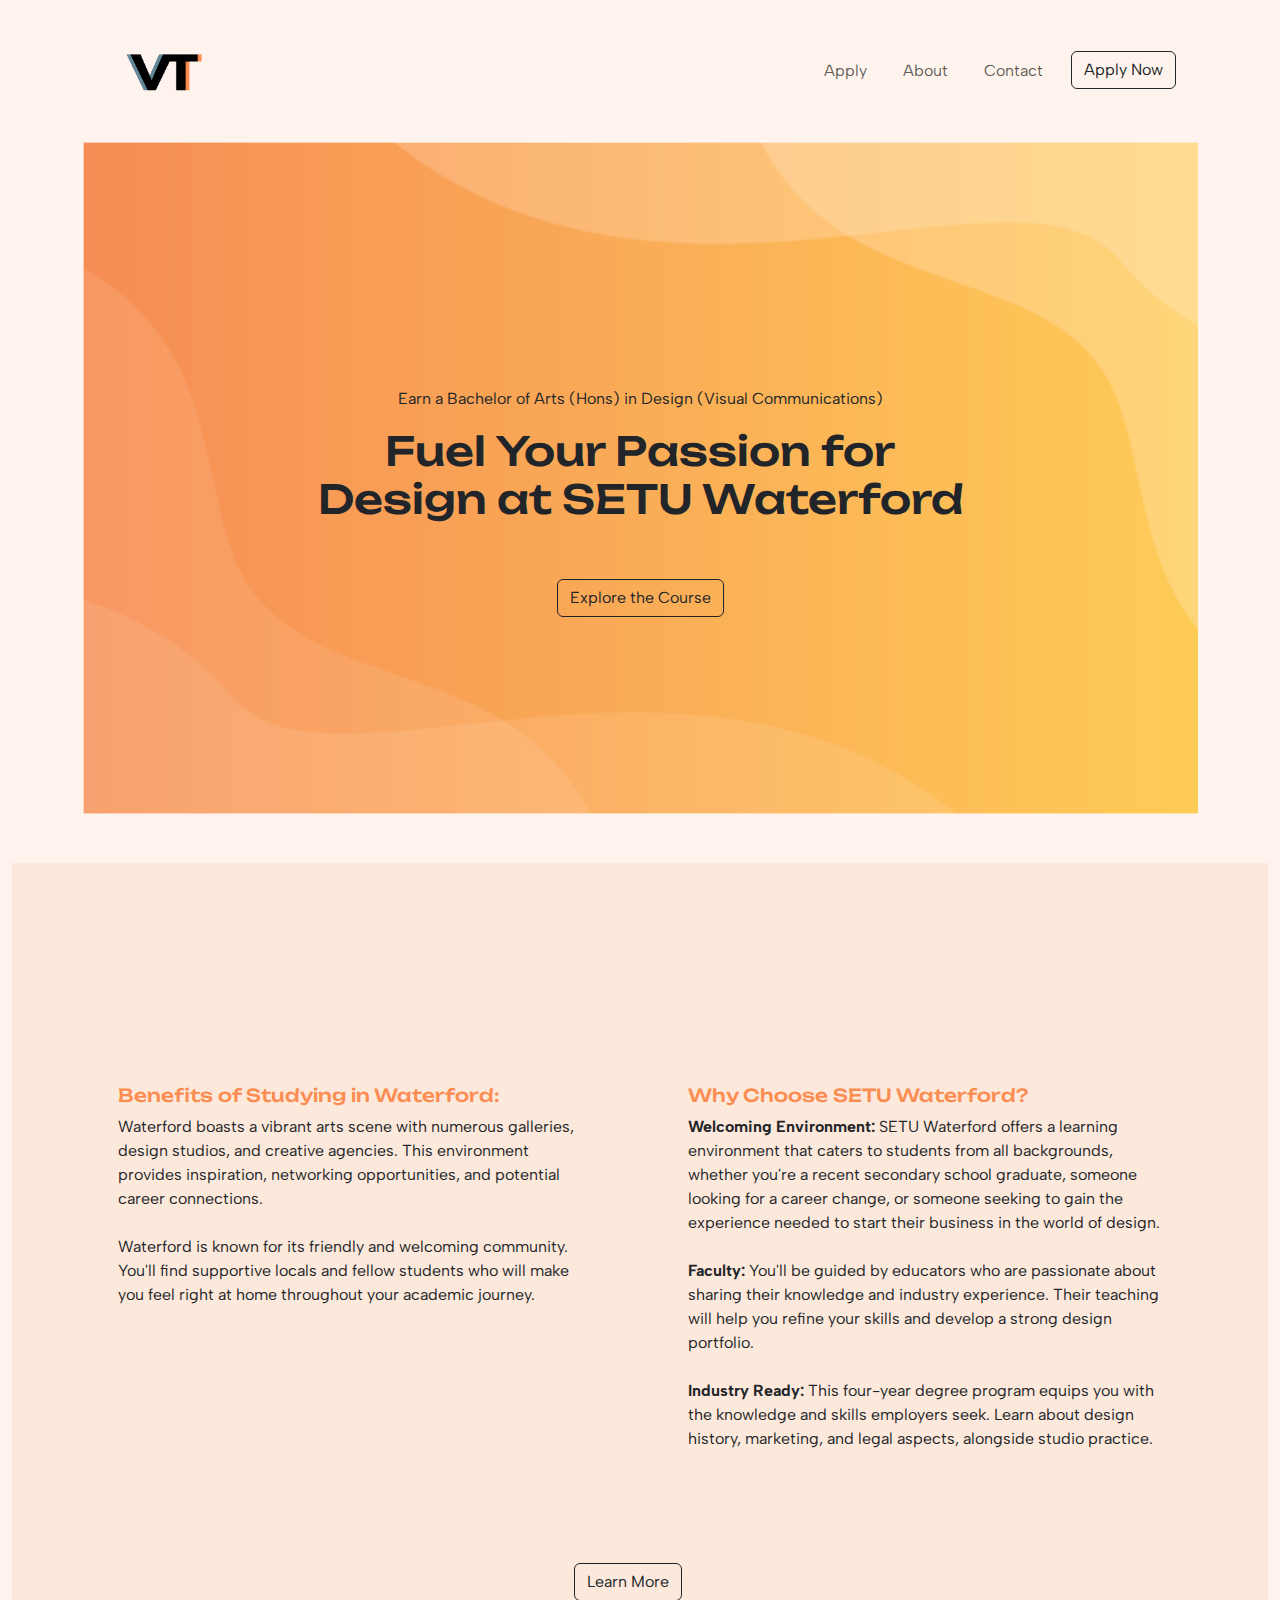
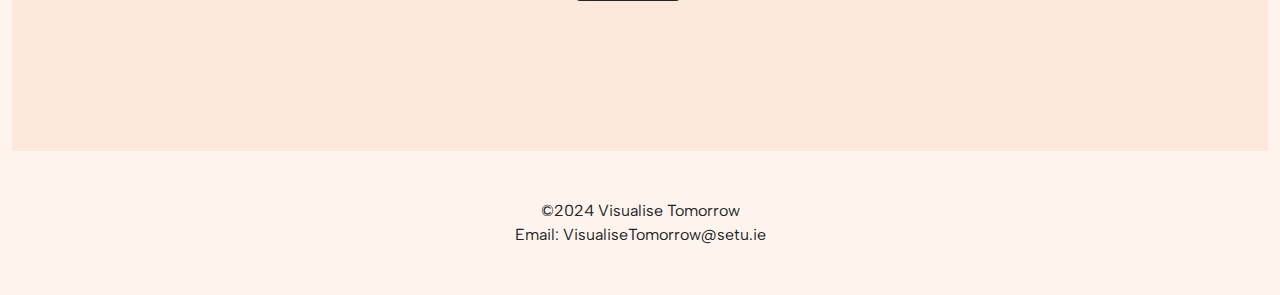
<file: index.html>
<!DOCTYPE html>
<html lang="en">

<head>
    <meta charset="UTF-8">
    <meta name="viewport" content="width=device-width, initial-scale=1.0">
    <title>VisualiseTomorrow</title>

    <link href="https://cdn.jsdelivr.net/npm/bootstrap@5.3.3/dist/css/bootstrap.min.css" rel="stylesheet">
    <link href="styles/style.css" rel="stylesheet">
</head>

<body>

    <header class="container">
        <nav class="navbar navbar-expand-lg navbar-light" style="padding-top: 1rem; padding-bottom: 1rem">
            <div class="container-fluid" style="max-width: 1600px">
                <a class="navbar-brand" href="index.html">
                    <img src="./images/VTLogo.png" alt="Visualise Tomorrow Logo" width="120" height="96"
                        class="d-inline-block align-text-top" />
                </a>
                <button
                class="navbar-toggler"
                type="button"
                data-bs-toggle="collapse"
                data-bs-target="#navbarSupportedContent"
                aria-controls="navbarSupportedContent"
                aria-expanded="false"
                aria-label="Toggle navigation"
              >
                <span class="navbar-toggler-icon"></span>
              </button>
              <div class="collapse navbar-collapse" id="navbarSupportedContent">
                    <ul class="navbar-nav ms-auto me-0 mb-2 mb-lg-0">
                        <li class="nav-item">
                            <a class="nav-link" href="apply.html">Apply</a>
                        </li>
                        <li class="nav-item">
                            <a class="nav-link" href="about.html">About</a>
                        </li>
                        <li class="nav-item">
                            <a class="nav-link" href="contact.html">Contact</a>
                        </li>
                        <li class="nav-item">
                            <a href="https://www.cao.ie/apply.php" target="_blank"><button type="button" class="btn btn-outline-dark">Apply
                                    Now</button></a>
                        </li>
                    </ul>
                </div>
            </div>
        </nav>
    </header>

    <main>
        <section class="container">
            <article class="jumbotron text-center hero">
                <div class="col-md-12 mt-5 p-5">
                    <p>Earn a Bachelor of Arts (Hons) in Design (Visual Communications)</p>
                    <h1>Fuel Your Passion for<br>Design at SETU Waterford</h1>
                    <a href="apply.html"><button type="button" class="btn btn-outline-dark mt-5">Explore the
                            Course</button></a>
                </div>
            </article>
        </section>

        <section class="container-fluid mt-5">
            <article class="jumbotron homeDesc">
                <div class="container">
                <div class="row">
                    <div class="col-md-6 mt-4 p-5">
                        <h1>Benefits of Studying in Waterford:</h1>
                        <p>Waterford boasts a vibrant arts scene with numerous galleries, design studios,
                            and creative agencies. This environment provides inspiration,
                            networking opportunities, and potential career connections.<br><br>
                            Waterford is known for its friendly and welcoming community.
                            You'll find supportive locals and fellow students who will make you feel
                            right at home throughout your academic journey.</p>
                    </div>
                    <div class="col-md-6 mt-4 p-5">
                        <h1>Why Choose SETU Waterford?</h1>
                        <p><strong>Welcoming Environment:</strong> SETU Waterford offers a learning environment that
                            caters to students from all backgrounds,
                            whether you're a recent secondary school graduate, someone looking for a career change, or
                            someone
                            seeking to gain the experience needed to start their business in the world of
                            design.<br><br>
                            <strong>Faculty:</strong> You'll be guided by educators who are passionate about sharing
                            their knowledge and industry experience. Their teaching will
                            help you refine your skills and develop a strong design portfolio.<br><br>
                            <strong>Industry Ready:</strong> This four-year degree program equips you with the knowledge
                            and skills employers seek.
                            Learn about design history, marketing, and legal aspects, alongside studio practice.
                        </p>
                    </div>
                    <div class="row">
                        <div class="col-md-12 text-center">
                            <a href="about.html"><button type="button" class="btn btn-outline-dark mt-5">Learn
                                    More</button></a>
                        </div>
                    </div>
                </div>
            </div>
        </article>
        </section>
    </main>

    <footer class="text-center m-5">
        <p>©2024 Visualise Tomorrow <br> Email: VisualiseTomorrow@setu.ie</p>
    </footer>
    <script src="https://cdn.jsdelivr.net/npm/bootstrap@5.3.3/dist/js/bootstrap.bundle.min.js"></script>
</body>

</html>
</file>
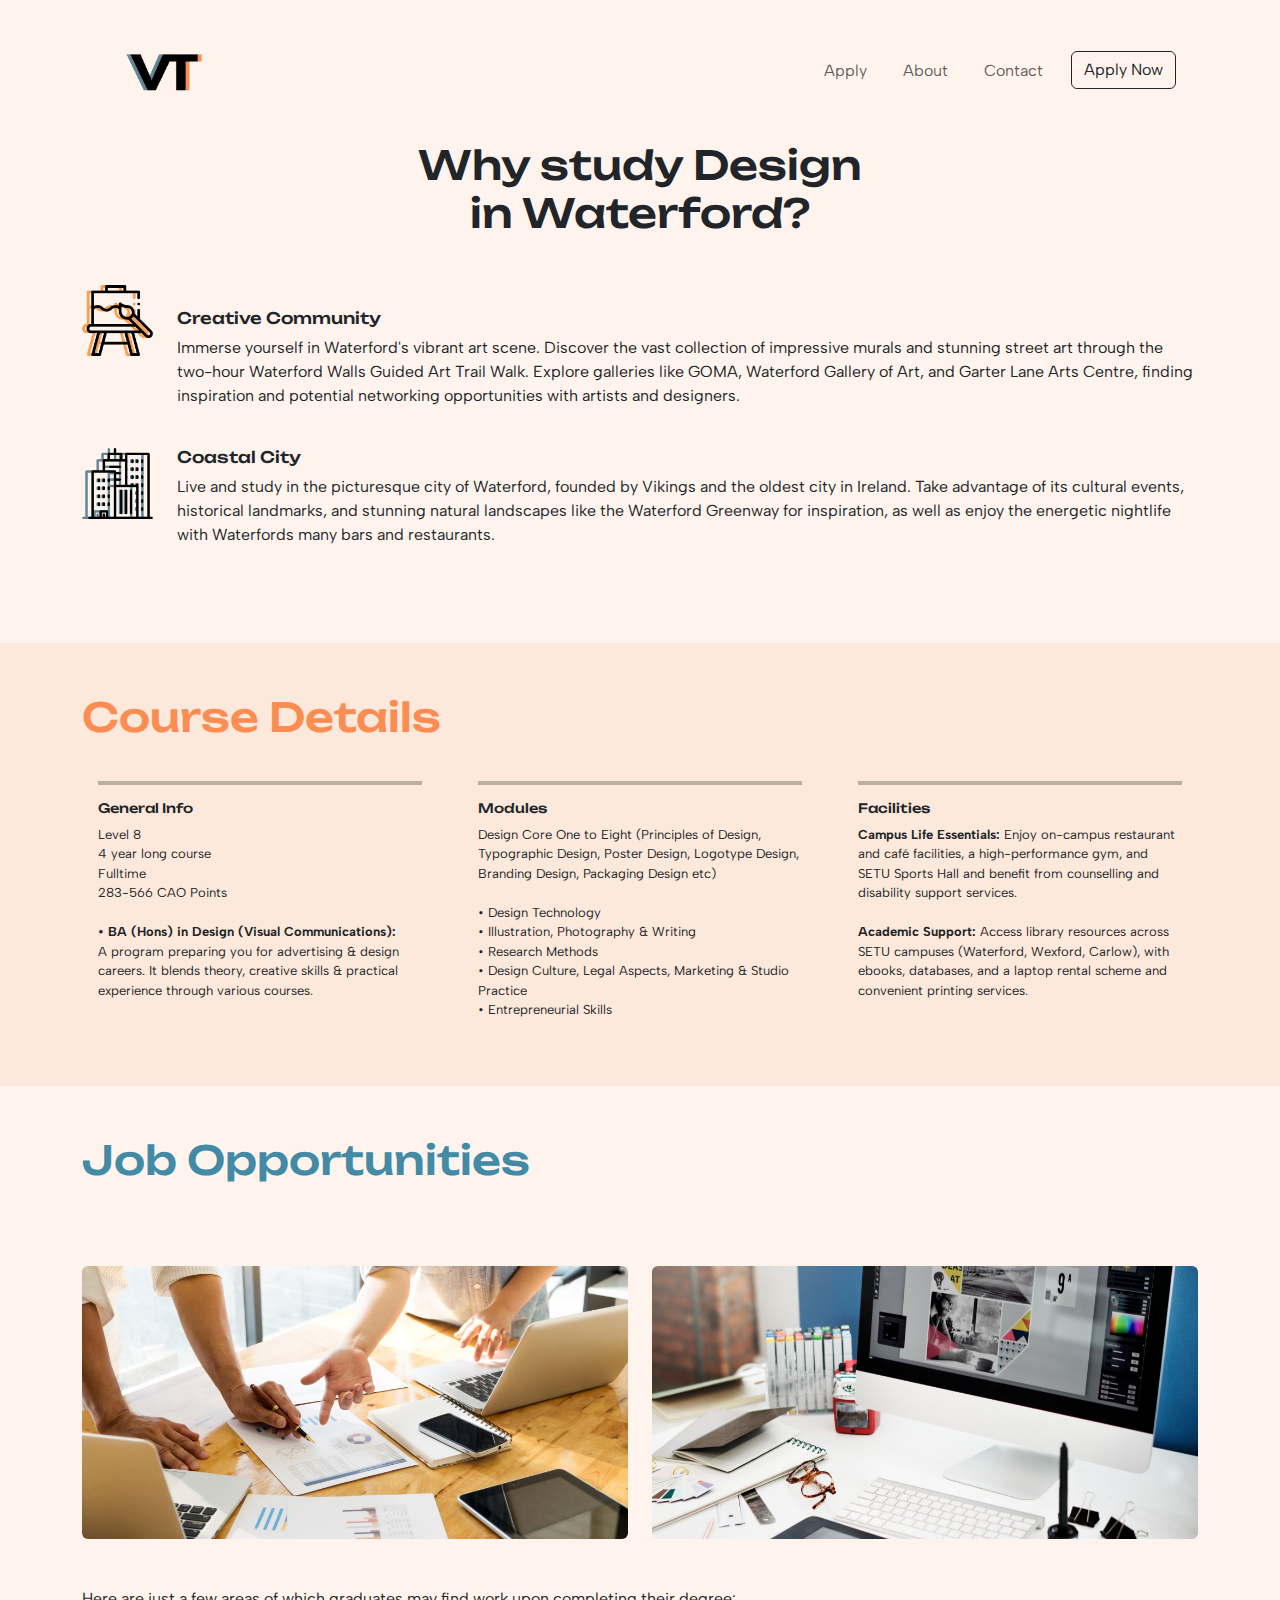
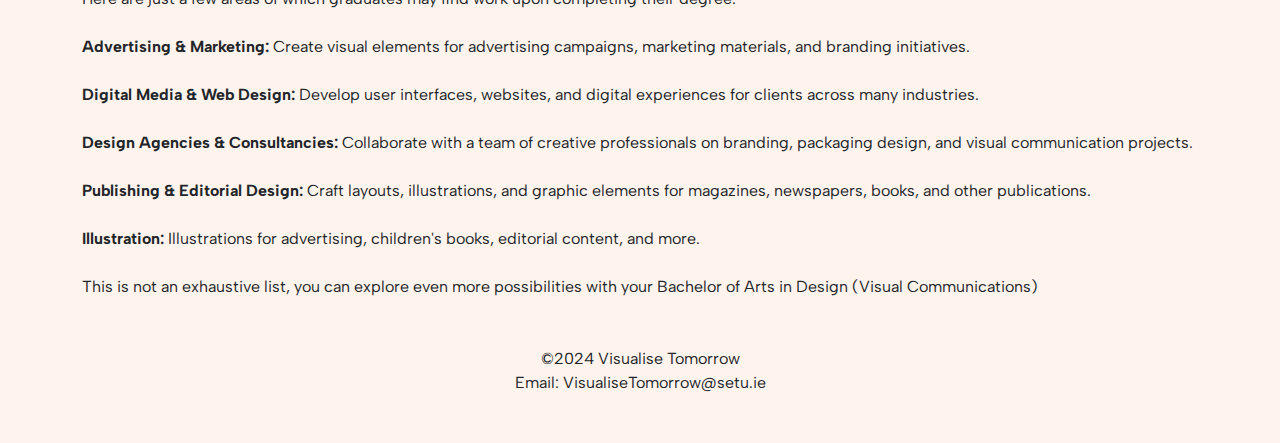
<file: about.html>
<!DOCTYPE html>
<html lang="en">

<head>
    <meta charset="UTF-8">
    <meta name="viewport" content="width=device-width, initial-scale=1.0">
    <title>About</title>

    <link href="https://cdn.jsdelivr.net/npm/bootstrap@5.3.3/dist/css/bootstrap.min.css" rel="stylesheet">
    <link href="styles/style.css" rel="stylesheet">
</head>

<body>

    <header class="container">
        <nav class="navbar navbar-expand-lg navbar-light" style="padding-top: 1rem; padding-bottom: 1rem">
            <div class="container-fluid" style="max-width: 1600px">
                <a class="navbar-brand" href="index.html">
                    <img src="./images/VTLogo.png" alt="Visualise Tomorrow Logo" width="120" height="96"
                        class="d-inline-block align-text-top" />
                </a>
                <button class="navbar-toggler" type="button" data-bs-toggle="collapse"
                    data-bs-target="#navbarSupportedContent" aria-controls="navbarSupportedContent"
                    aria-expanded="false" aria-label="Toggle navigation">
                    <span class="navbar-toggler-icon"></span>
                </button>
                <div class="collapse navbar-collapse" id="navbarSupportedContent">
                    <ul class="navbar-nav ms-auto me-0 mb-2 mb-lg-0">
                        <li class="nav-item">
                            <a class="nav-link" href="apply.html">Apply</a>
                        </li>
                        <li class="nav-item">
                            <a class="nav-link" href="about.html">About</a>
                        </li>
                        <li class="nav-item">
                            <a class="nav-link" href="contact.html">Contact</a>
                        </li>
                        <li class="nav-item">
                            <a href="https://www.cao.ie/apply.php" target="_blank"><button type="button"
                                    class="btn btn-outline-dark">Apply
                                    Now</button></a>
                        </li>
                    </ul>
                </div>
            </div>
        </nav>
    </header>

    <main>

        <section class="container">
            <h1 class="text-center mb-5">Why study Design<br> in Waterford?</h1>
            <div class="row">
                <div class="col-md-1">
                    <img class="img-fluid" src="./images/canvas.png" height="85" width="85">
                </div>

                <div class="col-md-11">

                    
                    <h2 class="mt-4">Creative Community</h2>
                    <p>Immerse yourself in Waterford's vibrant art scene.
                        Discover the vast collection of impressive murals and stunning street art through
                        the two-hour Waterford Walls Guided Art Trail Walk. Explore galleries like GOMA,
                        Waterford Gallery of Art, and Garter Lane Arts Centre, finding inspiration and
                        potential networking opportunities with artists and designers.
                    </p>
                    
                </div>
            </div>
        </section>

        <section class="container">
            <div class="row">
                <div class="col-md-1 mt-4">
                    <img class="img-fluid" src="./images/skyline.png" height="85" width="85">
                </div>
                <div class="col-md-11">
                    
                    <h2 class="mt-4">Coastal City</h2>
                    <p>Live and study in the picturesque city of Waterford,
                        founded by Vikings and the oldest city in Ireland. Take advantage of its
                        cultural events, historical landmarks, and stunning natural landscapes like
                        the Waterford Greenway for inspiration, as well as enjoy the energetic nightlife
                        with Waterfords many bars and restaurants.
                    </p>
                    

                </div>
            </div>
            
            
        </section>



        <section class="jumbotron courseCards">
            <article class="container">
                <h1 class="courseTitle">Course Details</h1>
                <div class="row row-cols-1 row-cols-md-3 g-4 ">
                    <div class="col">
                        <div class="card h-100 bg-transparent aboutCards">

                            <div class="card-body">
                                <hr class="cardLine">
                                <h3 class="card-title">General Info</h3>
                                <p class="card-text courseDetails">Level 8<br>
                                    4 year long course<br>
                                    Fulltime<br>
                                    283-566 CAO Points<br><br>
                                    <b>• BA (Hons) in Design (Visual Communications):</b><br>A program
                                    preparing you for advertising & design careers. It blends theory,
                                    creative skills & practical experience through various courses.
                                </p>
                            </div>

                        </div>
                    </div>
                    <div class="col">
                        <div class="card h-100 bg-transparent aboutCards">

                            <div class="card-body">
                                <hr class="cardLine">
                                <h3 class="card-title">Modules</h3>
                                <p class="card-text courseDetails">Design Core One to Eight
                                    (Principles of Design, Typographic Design, Poster Design,
                                    Logotype Design, Branding Design, Packaging Design etc)<br><br>


                                    • Design Technology<br>
                                    • Illustration, Photography & Writing<br>
                                    • Research Methods<br>
                                    • Design Culture, Legal Aspects, Marketing & Studio Practice<br>
                                    • Entrepreneurial Skills
                                </p>
                            </div>

                        </div>
                    </div>
                    <div class="col">
                        <div class="card h-100 bg-transparent aboutCards">

                            <div class="card-body">
                                <hr class="cardLine">
                                <h3 class="card-title">Facilities</h3>
                                <p class="card-text courseDetails">
                                    <b>Campus Life Essentials:</b> Enjoy on-campus restaurant and café facilities,
                                    a high-performance gym, and SETU Sports Hall and benefit from counselling
                                    and disability support services.<br><br>

                                    <b>Academic Support:</b> Access library resources across SETU campuses
                                    (Waterford, Wexford, Carlow), with ebooks, databases, and a laptop rental
                                    scheme and convenient printing services.
                                    
                                </p>
                            </div>

                        </div>
                    </div>
                </div>

            </article>
        </section>

        <section class="container">
            <h1 class="jobOpportunities">Job Opportunities</h1>
            <br>
            <div class="row">
                <div class="col-md-6">
                    <img class="img-fluid rounded" src="./images/job1.jpg">
                </div>

                <div class="col-md-6">
                    <img class="img-fluid rounded" src="./images/job2.jpg">
                </div>

            </div>
        </section>

        <section class="container">
            <p class="mt-5">Here are just a few areas of which graduates may find work upon completing their degree:
                <br><br>
                <b>Advertising & Marketing:</b> Create
                visual elements for advertising campaigns, marketing materials,
                and branding initiatives.<br><br>
                <b>Digital Media & Web Design:</b> Develop user interfaces,
                websites, and digital experiences for clients across many industries.<br><br>
                <b>Design Agencies & Consultancies:</b> Collaborate with a team of creative professionals
                on branding, packaging design, and visual communication projects.<br><br>
                <b>Publishing & Editorial Design:</b> Craft layouts, illustrations, and graphic elements for
                magazines, newspapers, books, and other publications.<br><br>
                <b>Illustration: </b> Illustrations for advertising,
                children's books, editorial content, and more.<br><br>
                This is not an exhaustive list, you can explore even more possibilities with your Bachelor
                of Arts in Design (Visual Communications)
            </p>

        </section>


    </main>

    <footer class="text-center m-5">
        <p>©2024 Visualise Tomorrow <br> Email: VisualiseTomorrow@setu.ie</p>
    </footer>

    <script src="https://cdn.jsdelivr.net/npm/bootstrap@5.3.3/dist/js/bootstrap.bundle.min.js"></script>
</body>

</html>
</file>
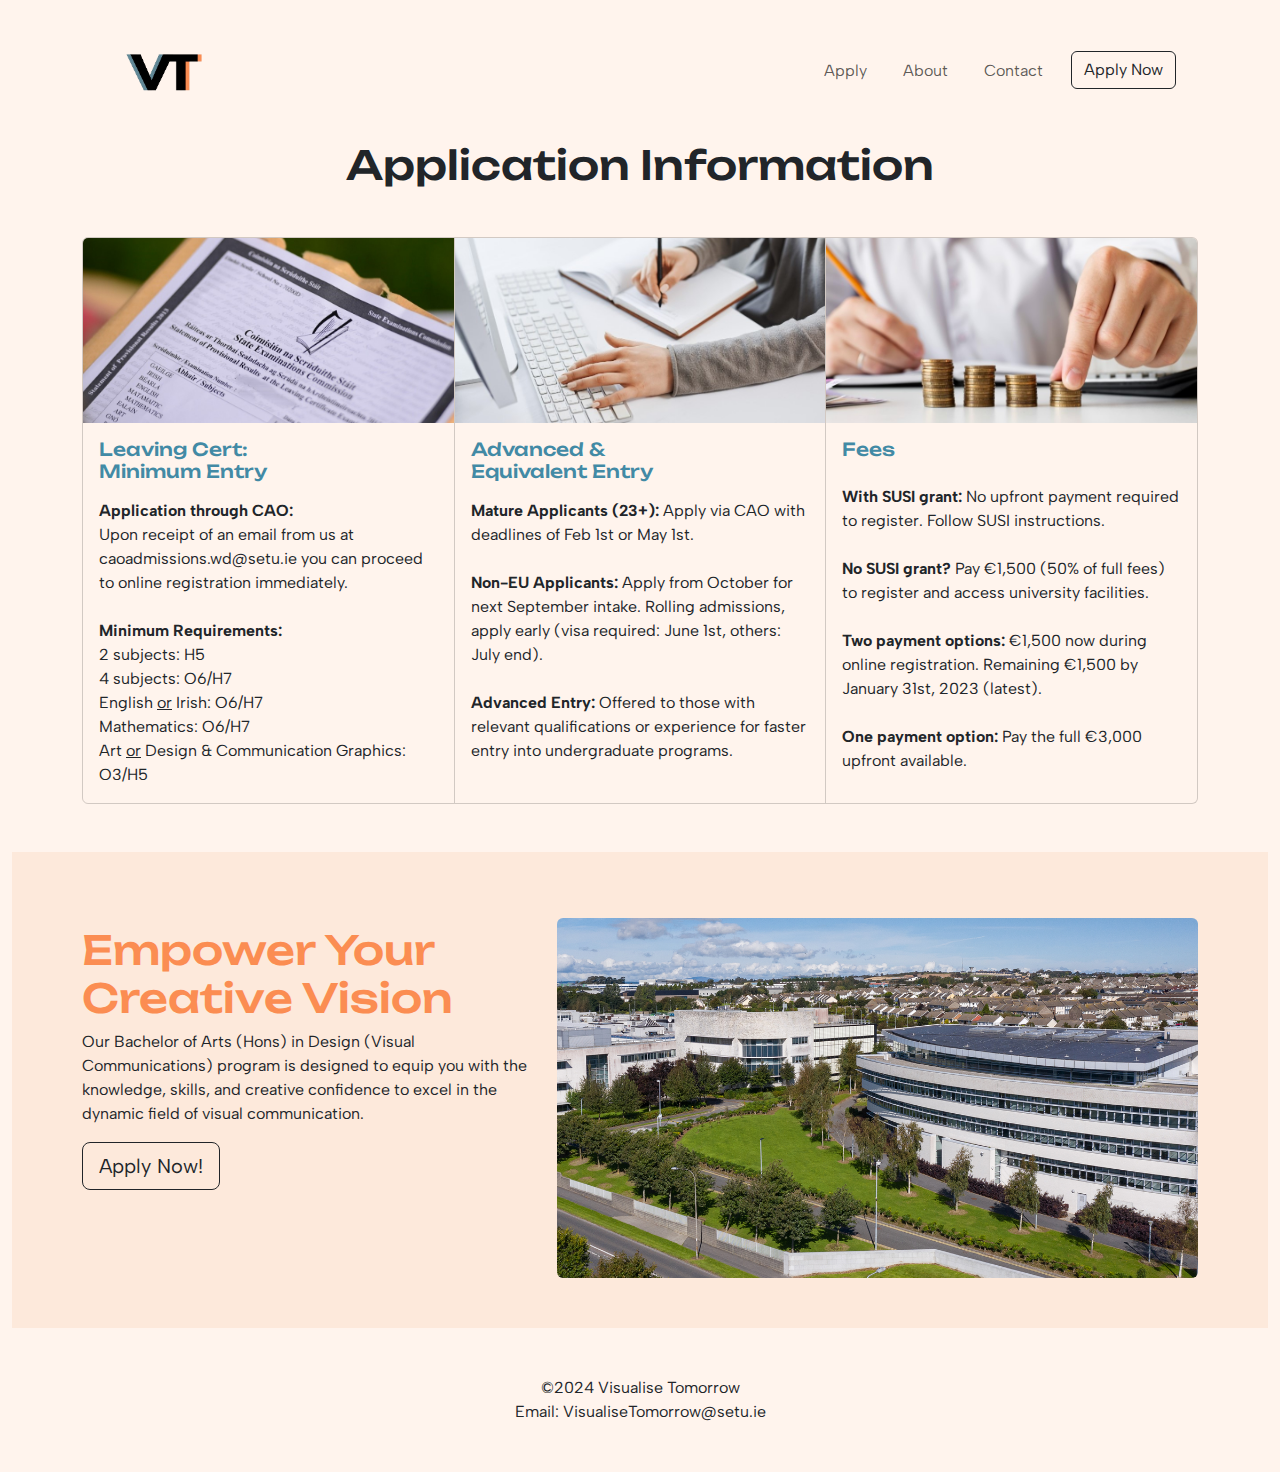
<file: apply.html>
<!DOCTYPE html>
<html lang="en">

<head>
    <meta charset="UTF-8">
    <meta name="viewport" content="width=device-width, initial-scale=1.0">
    <title>Apply</title>

    <link href="https://cdn.jsdelivr.net/npm/bootstrap@5.3.3/dist/css/bootstrap.min.css" rel="stylesheet">
    <link href="styles/style.css" rel="stylesheet">
</head>

<body>

    <header class="container">
        <nav class="navbar navbar-expand-lg navbar-light" style="padding-top: 1rem; padding-bottom: 1rem">
            <div class="container-fluid" style="max-width: 1600px">
                <a class="navbar-brand" href="index.html">
                    <img src="./images/VTLogo.png" alt="Visualise Tomorrow Logo" width="120" height="96"
                        class="d-inline-block align-text-top" />
                </a>
                <button
                class="navbar-toggler"
                type="button"
                data-bs-toggle="collapse"
                data-bs-target="#navbarSupportedContent"
                aria-controls="navbarSupportedContent"
                aria-expanded="false"
                aria-label="Toggle navigation"
              >
                <span class="navbar-toggler-icon"></span>
              </button>
              <div class="collapse navbar-collapse" id="navbarSupportedContent">
                    <ul class="navbar-nav ms-auto me-0 mb-2 mb-lg-0">
                        <li class="nav-item">
                            <a class="nav-link" href="apply.html">Apply</a>
                        </li>
                        <li class="nav-item">
                            <a class="nav-link" href="about.html">About</a>
                        </li>
                        <li class="nav-item">
                            <a class="nav-link" href="contact.html">Contact</a>
                        </li>
                        <li class="nav-item">
                            <a href="https://www.cao.ie/apply.php" target="_blank"><button type="button" class="btn btn-outline-dark">Apply
                                    Now</button></a>
                        </li>
                    </ul>
                </div>
            </div>
        </nav>
    </header>

    <main>
        <h1 class="text-center">Application Information</h1>
        <section class="container applyCards mt-5">
            <div class="row">
                <div class="card-group">

                    <article class="card bg-transparent">
                        <img class="card-img-top" src="./images/LeavingCert.jpg" alt="Leaving Cert image">
                        <div class="card-body">
                            <h1 class="card-title">Leaving Cert:<br>Minimum Entry</h1>
                            <p class="card-text mt-3"><b>Application through CAO:</b><br>
                                Upon receipt of an email from us at caoadmissions.wd@setu.ie you can proceed to
                                online
                                registration immediately.<br><br>
                                <b>Minimum Requirements:</b> <br>
                                2 subjects: H5<br>
                                4 subjects: O6/H7<br>
                                English <u>or</u> Irish: O6/H7<br>
                                Mathematics: O6/H7<br>
                                Art <u>or</u> Design & Communication Graphics: O3/H5
                            </p>
                        </div>
                    </article>



                    <article class="card bg-transparent">
                        <img class="card-img-top" src="./images/AdvancedEntry.jpg" alt="Advanced Entry image">
                        <div class="card-body centerCard">
                            <h1 class="card-title">Advanced &<br>Equivalent Entry</h1>
                            <p class="card-text mt-3"><b>Mature Applicants (23+):</b> Apply via CAO with
                                deadlines of
                                Feb 1st
                                or May 1st.<br><br>
                                <b> Non-EU Applicants:</b> Apply from October for next September intake. Rolling
                                admissions, apply early (visa required: June 1st, others: July end).<br><br>
                                <b>Advanced Entry:</b> Offered to those with relevant qualifications or
                                experience
                                for
                                faster entry into undergraduate programs.
                            </p>
                        </div>
                    </article>




                    <article class="card bg-transparent">
                        <img class="card-img-top" src="./images/Fee.jpg" alt="Card image">
                        <div class="card-body">
                            <h1 class="card-title">Fees</h1>
                            <p class="card-text mt-4"><b>With SUSI grant:</b> No upfront payment required to
                                register.
                                Follow
                                SUSI instructions.<br><br>
                                <b>No SUSI grant? </b>Pay €1,500 (50% of full fees) to register and access
                                university
                                facilities.<br><br>
                                <b>Two payment options:</b>
                                €1,500 now during online registration.
                                Remaining €1,500 by January 31st, 2023 (latest).<br><br>
                                <b>One payment option:</b> Pay the full €3,000 upfront available.
                            </p>
                        </div>
                    </article>

                </div>
            </div>
            </div>

        </section>

        <section class="container-fluid mt-5">
            <article class="jumbotron applyJumbo">
                <div class="container">
                    <div class="row">

                        <div class="col-md-5 mt-4">
                            <h1>Empower Your Creative Vision</h1>
                            <p>Our Bachelor of Arts (Hons) in Design (Visual Communications) program
                                is designed to equip you with the knowledge, skills, and creative
                                confidence to excel in the dynamic field of visual communication.</p>
                            <a href="https://www.cao.ie/apply.php" target="_blank"><button type="button"
                                    class="btn btn-lg btn-outline-dark">Apply Now!</button></a>
                        </div>

                        <div class="col-md-7">
                            <img class="img-fluid rounded mt-3" src="./images/ApplySETU.jpg">
                        </div>



                    </div>
                </div>
            </article>
        </section>

    </main>

    <footer class="text-center m-5">
        <p>©2024 Visualise Tomorrow <br> Email: VisualiseTomorrow@setu.ie</p>
    </footer>

    <script src="https://cdn.jsdelivr.net/npm/bootstrap@5.3.3/dist/js/bootstrap.bundle.min.js"></script>
</body>

</html>
</file>
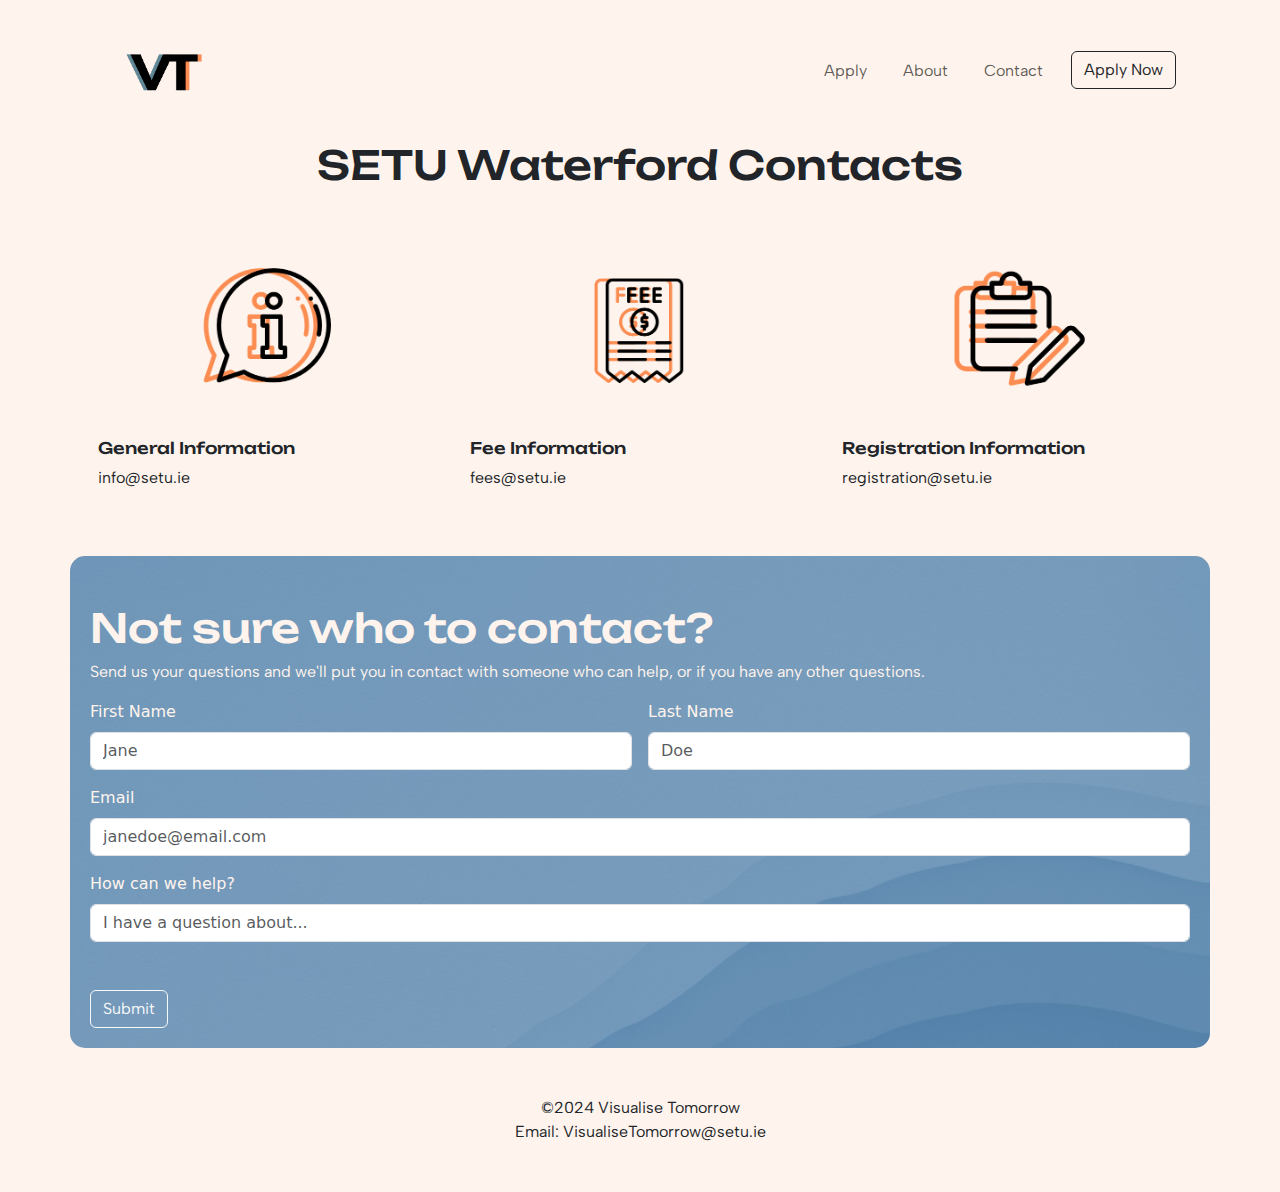
<file: contact.html>
<!DOCTYPE html>
<html lang="en">

<head>
    <meta charset="UTF-8">
    <meta name="viewport" content="width=device-width, initial-scale=1.0">
    <title>Contact</title>

    <link href="https://cdn.jsdelivr.net/npm/bootstrap@5.3.3/dist/css/bootstrap.min.css" rel="stylesheet">
    <link href="styles/style.css" rel="stylesheet">
</head>

<body>

    <header class="container">
        <nav class="navbar navbar-expand-lg navbar-light" style="padding-top: 1rem; padding-bottom: 1rem">
            <div class="container-fluid" style="max-width: 1600px">
                <a class="navbar-brand" href="index.html">
                    <img src="./images/VTLogo.png" alt="Visualise Tomorrow Logo" width="120" height="96"
                        class="d-inline-block align-text-top" />
                </a>
                <button
                class="navbar-toggler"
                type="button"
                data-bs-toggle="collapse"
                data-bs-target="#navbarSupportedContent"
                aria-controls="navbarSupportedContent"
                aria-expanded="false"
                aria-label="Toggle navigation"
              >
                <span class="navbar-toggler-icon"></span>
              </button>
              <div class="collapse navbar-collapse" id="navbarSupportedContent">
                    <ul class="navbar-nav ms-auto me-0 mb-2 mb-lg-0">
                        <li class="nav-item">
                            <a class="nav-link" href="apply.html">Apply</a>
                        </li>
                        <li class="nav-item">
                            <a class="nav-link" href="about.html">About</a>
                        </li>
                        <li class="nav-item">
                            <a class="nav-link" href="contact.html">Contact</a>
                        </li>
                        <li class="nav-item">
                            <a href="https://www.cao.ie/apply.php" target="_blank"><button type="button" class="btn btn-outline-dark">Apply
                                    Now</button></a>
                        </li>
                    </ul>
                </div>
            </div>
        </nav>
    </header>

    <h1 class="text-center">SETU Waterford Contacts</h1>

    <section class="container mt-5">
        <div class="row">
            <div class="card-group">

                <div class="card bg-transparent border border-0">
                    <img class="card-img-top" src="./images/information.png" alt="Information image">
                    <div class="card-body">
                        <h2 class="card-title">General Information</h2>
                        <p class="card-text">info@setu.ie</p>
                    </div>
                </div>

                <div class="card bg-transparent border border-0">
                    <img class="card-img-top" src="./images/money.png" alt="Advanced Entry image">
                    <div class="card-body centerCard">
                        <h2 class="card-title">Fee Information</h2>
                        <p class="card-text">fees@setu.ie
                        </p>
                    </div>
                </div>

                <div class="card bg-transparent border border-0">
                    <img class="card-img-top" src="./images/edit.png" alt="Card image">
                    <div class="card-body">
                        <h2 class="card-title">Registration Information</h2>
                        <p class="card-text">registration@setu.ie
                        </p>
                    </div>
                </div>

            </div>
        </div>
        </div>

    </section>

    <section class="container contactForm">
        <h1 class="pt-5">Not sure who to contact?</h1>
        
        <p>Send us your questions and we'll put you in contact
            with someone who can help, or if you have any other questions.</p>
        
        <form>
            <div class="row g-3">
                <div class="col-md-6">
                    <label for="inputFname" class="form-label">First Name</label>
                    <input type="text" class="form-control" placeholder="Jane" id="inputFName">
                </div>
                <div class="col-md-6">
                    <label for="inputLname" class="form-label">Last Name</label>
                    <input type="text" class="form-control" placeholder="Doe" id="inputLName">
                </div>
            </div>
            
            <div class="row mt-3">
                <div class="col-md-12">
                    <label for="inputEmail" class="form-label">Email</label>
                    <input type="text" class="form-control" placeholder="janedoe@email.com" id="inputEmail">
                </div>
            </div>
            
            <div class="row mt-3">
                <div class="col-md-12">
                    <label for="inputText" class="form-label">How can we help?</label>
                    <input type="text" class="form-control" placeholder="I have a question about..." id="inputText">
                </div>
            </div>
            
            <div class="col-12">
                <button type="submit" class="btn btn-outline-light mt-5">Submit</button>
            </div>
        </form>
    </section>



    <footer class="text-center m-5">
        <p>©2024 Visualise Tomorrow <br> Email: VisualiseTomorrow@setu.ie</p>
    </footer>

    <script src="https://cdn.jsdelivr.net/npm/bootstrap@5.3.3/dist/js/bootstrap.bundle.min.js"></script>
</body>

</html>
</file>
<file: styles/style.css>
@import url('https://fonts.googleapis.com/css2?family=Unbounded:wght@200..900&display=swap');
@import url('https://fonts.googleapis.com/css2?family=Albert+Sans:ital,wght@0,100..900;1,100..900&family=Unbounded:wght@200..900&display=swap');


body {
    background-color: #fff4ed;
}

h1 {
    font-family: "Unbounded", sans-serif;
}

h2 {
    font-family: "Unbounded", sans-serif;
    font-size: medium;
}

h3 {
    font-family: "Unbounded", sans-serif;
    font-size: small;
}

p {
    font-family: "Albert Sans", sans-serif;
}

.hero {
    background-image: url("../images/Background1.png");
    background-size: cover;
    padding: 150px 0px;
}

.homeDesc {
    background-color: #fde9db;
    padding: 150px 0px;
}

.homeDesc h1 {
    color: #fb8d52;
    font-size: large;
}

.homeDesc p {
    font-size: medium;
}

.applyCards h1 {
    font-size: large;
}

.aboutCards {
    border: none !important;
    margin-bottom: 50px;
}

.cardLine {
    border: 2px solid black;
}

.nav-link {
    font-family: "Albert Sans", sans-serif;
}

.btn {
    font-family: "Albert Sans", sans-serif !important;
}

.nav-item {
    margin: 0 10px;
}

.applyJumbo {
    background-color: #fde9db;
    padding: 50px 0px;;
}

.applyJumbo h1 {
    color: #fb8d52;
}

.card h1 {
    color: #428aa5;
}

.courseDetails {
    font-size: small;
}

.courseTitle{
    color:#fb8d52;
}

.jobOpportunities {
    color: #428aa5;
    padding: 50px 0px;;
}

.contactForm {
    /* background-color: #91c7db; */
    color: #fff4ed;
    background-image: url("../images/contactBackground.jpg");
    background-size: cover;
    padding: 0px 20px 20px 20px;
    border-radius: 15px;
    margin-top: 50px;
}

.courseCards {
    background-color: #fde9db;
    background-size: cover;
    padding-top: 50px;
    margin-top: 80px;
}
</file>
